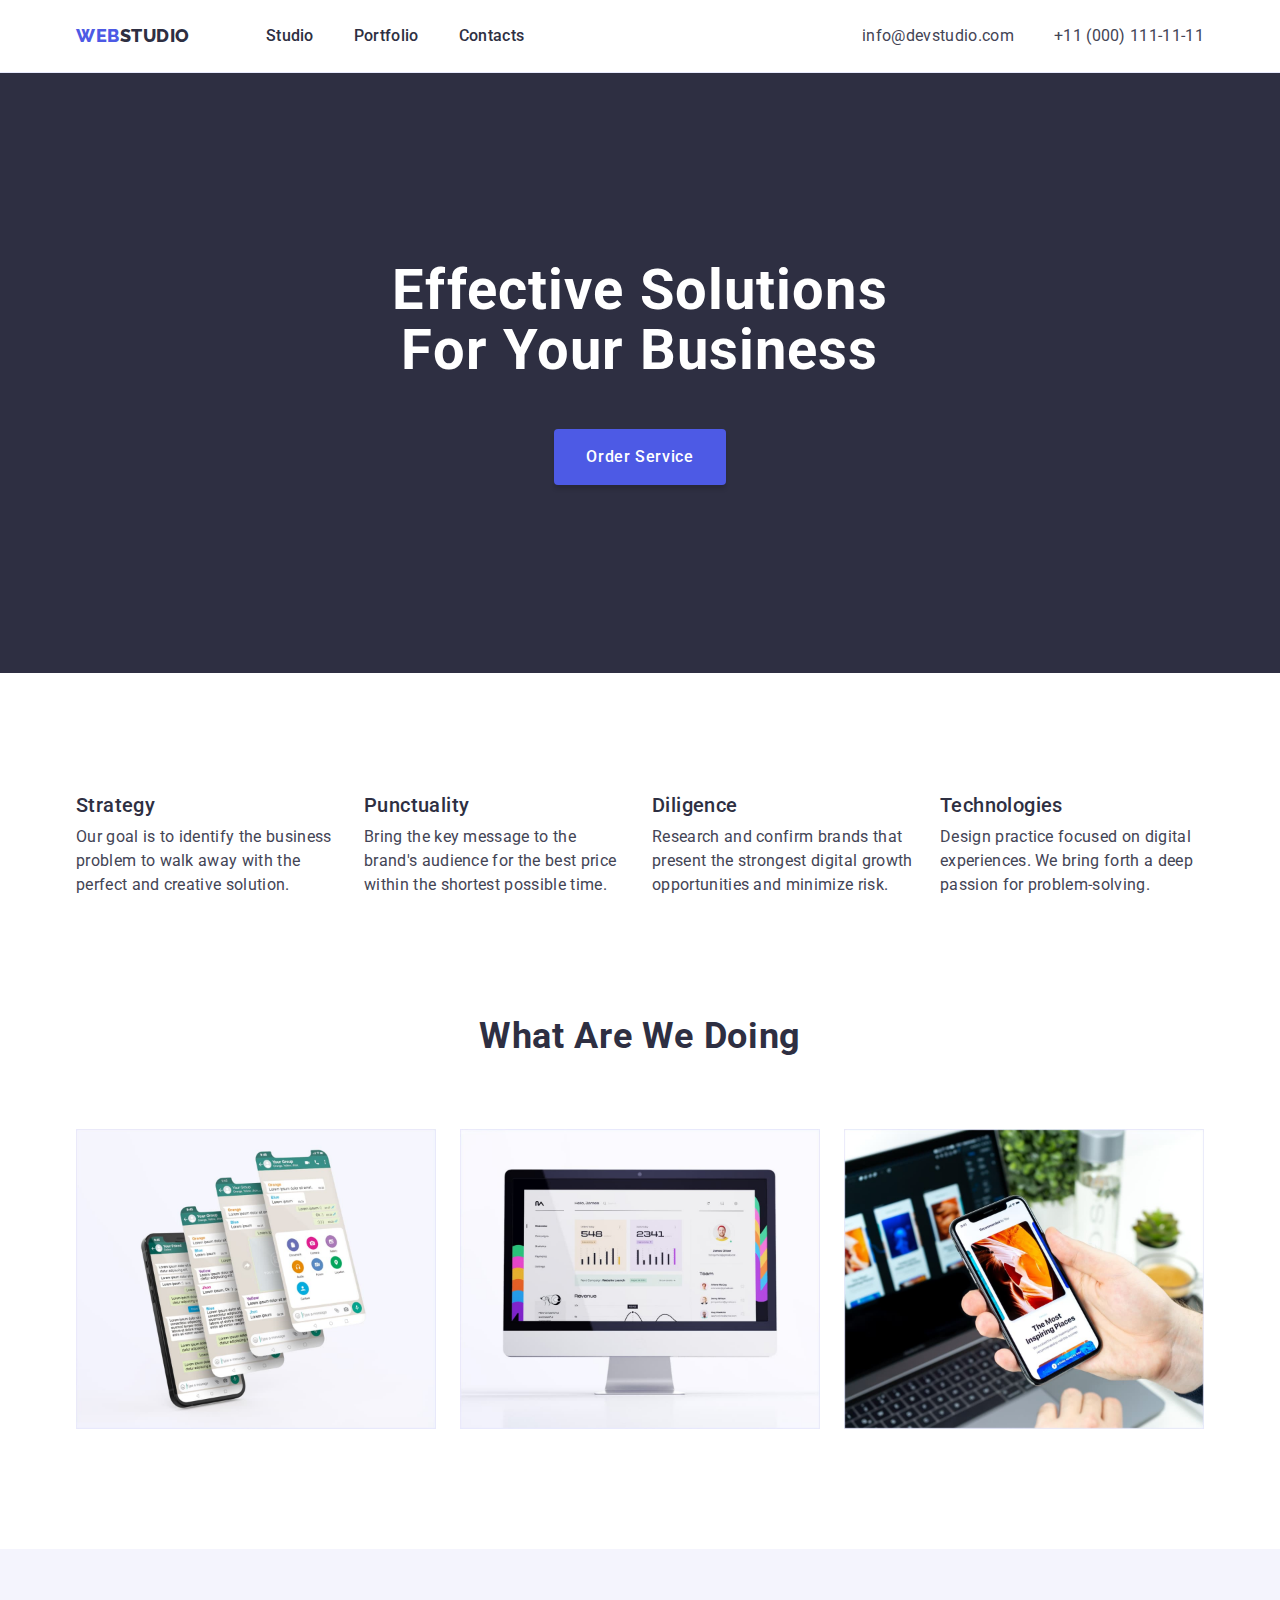
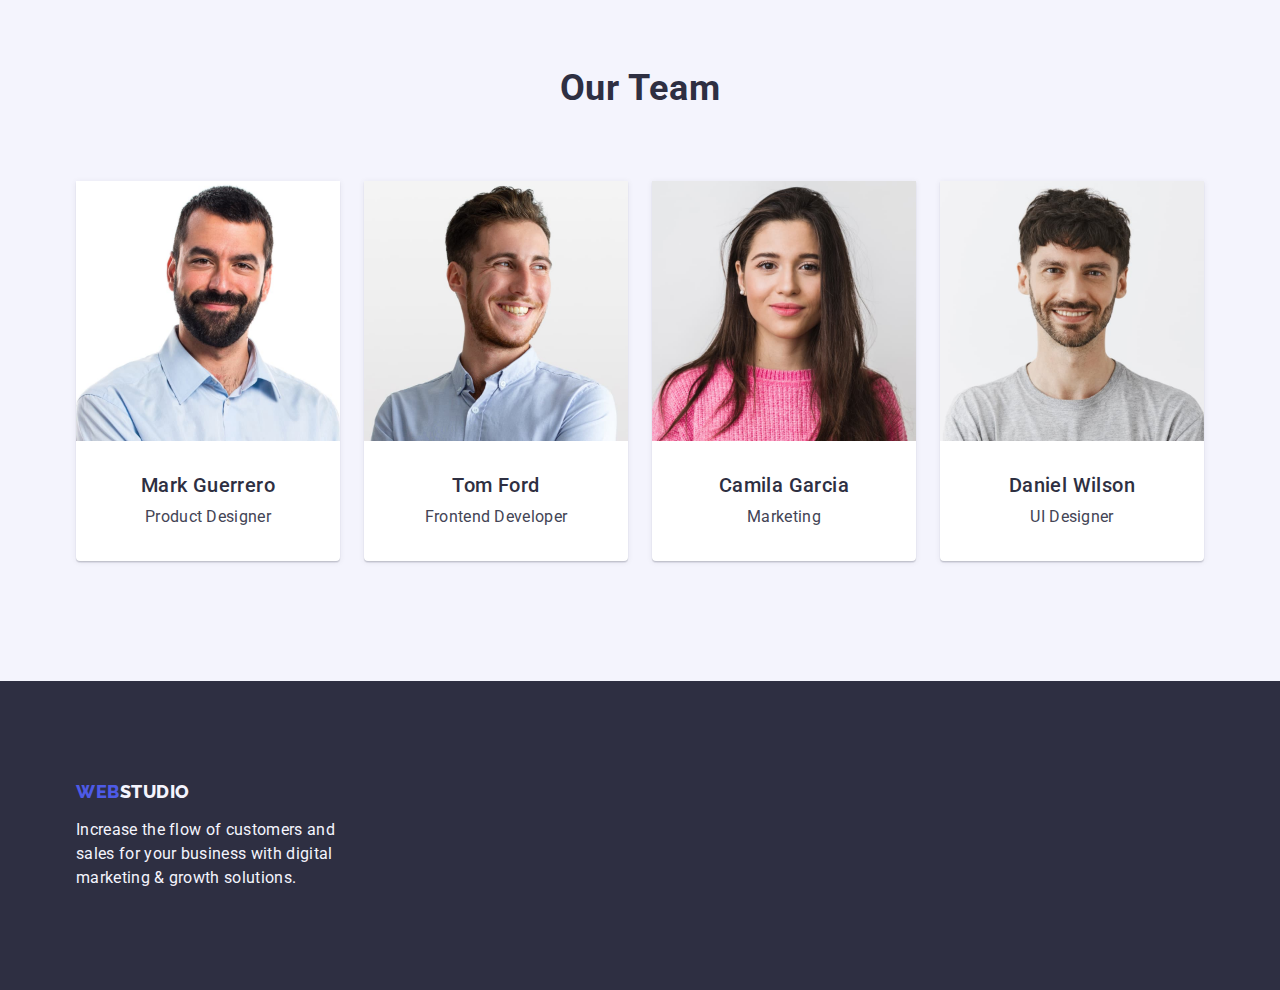
<file: index.html>
<!DOCTYPE html>
<html lang="en">
<head>
    <meta charset="UTF-8">
    <meta http-equiv="X-UA-Compatible" content="IE=edge">
    <meta name="viewport" content="width=device-width, initial-scale=1.0">
    <title>Document</title>
    <link rel="preconnect" href="https://fonts.googleapis.com">
    <link rel="preconnect" href="https://fonts.gstatic.com" crossorigin>
    <link rel="stylesheet" href="https://cdn.jsdelivr.net/npm/modern-normalize@1.1.0/modern-normalize.min.css">
    <link href="https://fonts.googleapis.com/css2?family=Raleway:wght@800&family=Roboto:wght@400;500;700&display=swap" rel="stylesheet">
    <link rel="stylesheet" href="./css/style.css">
</head>
<body>
    <header class="header">
        <div class="container">
            <nav class="nav">
                <a class="link logo" href="./index.html"><span class="accent">Web</span>Studio</a>
                <ul class="site-nav list">
                    <li><a class="link" href="./index.html">Studio</a></li>
                    <li><a class="link" href="./portfolio.html">Portfolio</a></li>
                    <li><a class="link" href="">Contacts</a></li>
                </ul>
            </nav>
            <address class="contacts">
                <ul class="list">
                    <li><a class="link" href="mailto:info@devstudio.com">info@devstudio.com</a></li>
                    <li><a class="link" href="tel:+110001111111">+11 (000) 111-11-11</a></li>
                </ul>
            </address>
        </div>
    </header>
    <main>
        <section class="hero">
            <div class="container">
                <h1 class="title">Effective Solutions for Your Business</h1>
                <button class="btn" type="button">Order Service</button>
            </div>
        </section>
        <section class="about">
            <div class="container">
                <h2 class="visually-hidden">About the company</h2>
                <ul class="list">
                    <li class="item">
                        <h3 class="subtitle">Strategy</h3>
                        <p class="text">Our goal is to identify the business problem to walk away with the perfect and creative solution. </p>
                    </li>
                    <li class="item">
                        <h3 class="subtitle">Punctuality</h3>
                        <p class="text">Bring the key message to the brand's audience for the best price within the shortest possible time.</p>
                    </li>
                    <li class="item">
                        <h3 class="subtitle">Diligence</h3>
                        <p class="text">Research and confirm brands that present the strongest digital growth opportunities and minimize risk.</p>
                    </li>
                    <li class="item">
                        <h3 class="subtitle">Technologies</h3>
                        <p class="text">Design practice focused on digital experiences. We bring forth a deep passion for problem-solving.</p>
                    </li>
                </ul>
            </div>
        </section>
        <section class="work">
            <div class="container">
                <h2 class="title">What are we doing</h2>
                <ul class="list">
                    <li class="item"><img src="./images/studio/img2.jpg" alt="app" width="360" height="300"></li>
                    <li class="item"><img src="./images/studio/img1.jpg" alt="site" width="360" height="300"></li>
                    <li class="item"><img src="./images/studio/img3.jpg" alt="Design" width="360" height="300"></li>
                </ul>
            </div>
        </section>
        <section class="team">
            <div class="container">
                <h2 class="title">Our Team</h2>
                <ul class="list">
                    <li class="team-item">
                        <img src="./images/studio/mark.jpg" alt="foto" width="264" height="260">
                        <div class="desc">
                            <h3 class="subtitle">Mark Guerrero</h3>
                            <p class="text">Product Designer</p>
                        </div>
                    </li>
                    <li class="team-item">
                        <img src="./images/studio/tom.jpg" alt="foto" width="264" height="260">
                        <div class="desc">
                            <h3 class="subtitle">Tom Ford</h3>
                            <p class="text">Frontend Developer</p>
                        </div>
                    </li>
                    <li class="team-item">
                        <img src="./images/studio/camila.jpg" alt="foto" width="264" height="260">
                        <div class="desc">
                            <h3 class="subtitle">Camila Garcia</h3>
                            <p class="text">Marketing</p>
                        </div>
                    </li>
                    <li class="team-item">
                        <img src="./images/studio/daniel.jpg" alt="foto" width="264" height="260">
                        <div class="desc">
                            <h3 class="subtitle">Daniel Wilson</h3>
                            <p class="text">UI Designer</p>
                        </div>
                    </li>
                </ul>
            </div>
        </section>
    </main>
    <footer class="footer">
        <div class="container">
            <a class="link logo" href="./index.html"><span class="accent">Web</span>Studio</a>
            <p class="text">Increase the flow of customers and sales for your business with digital marketing & growth solutions.</p>
        </div>
    </footer>
</body>
</html>
</file>
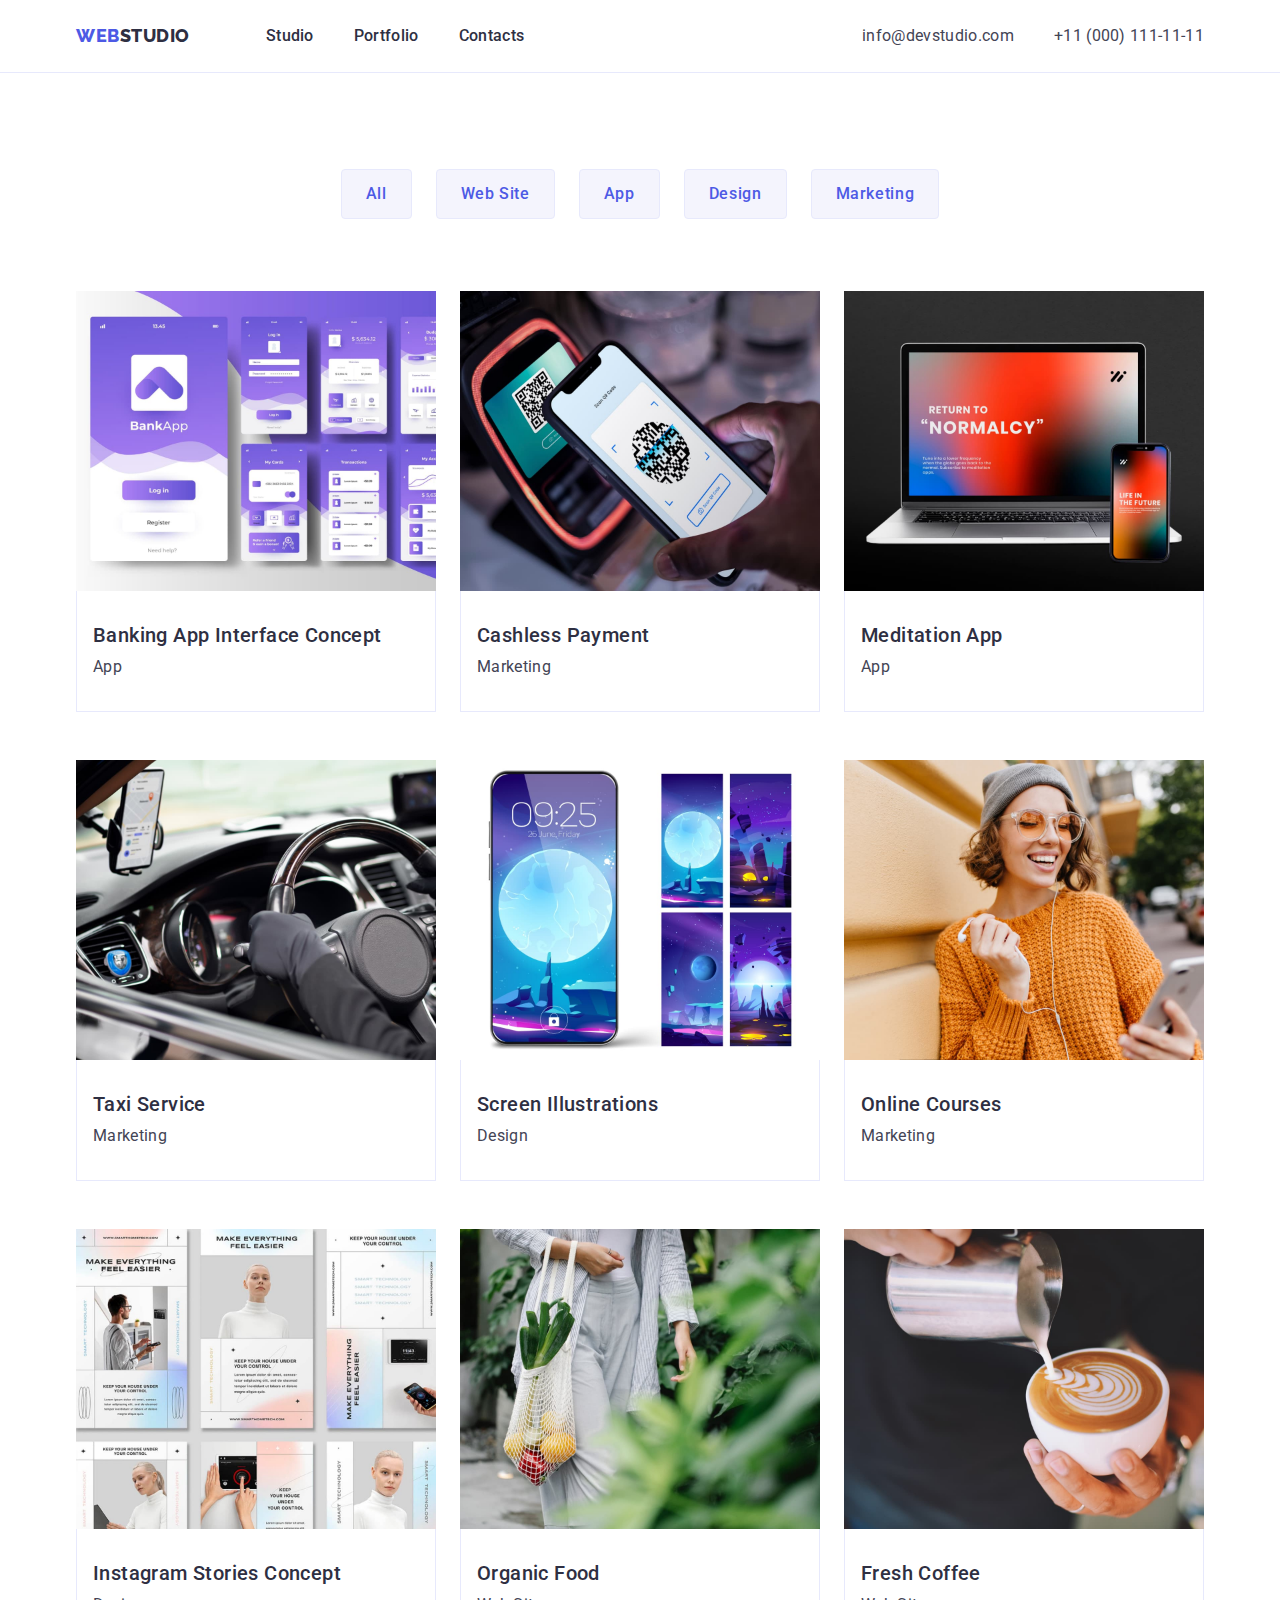
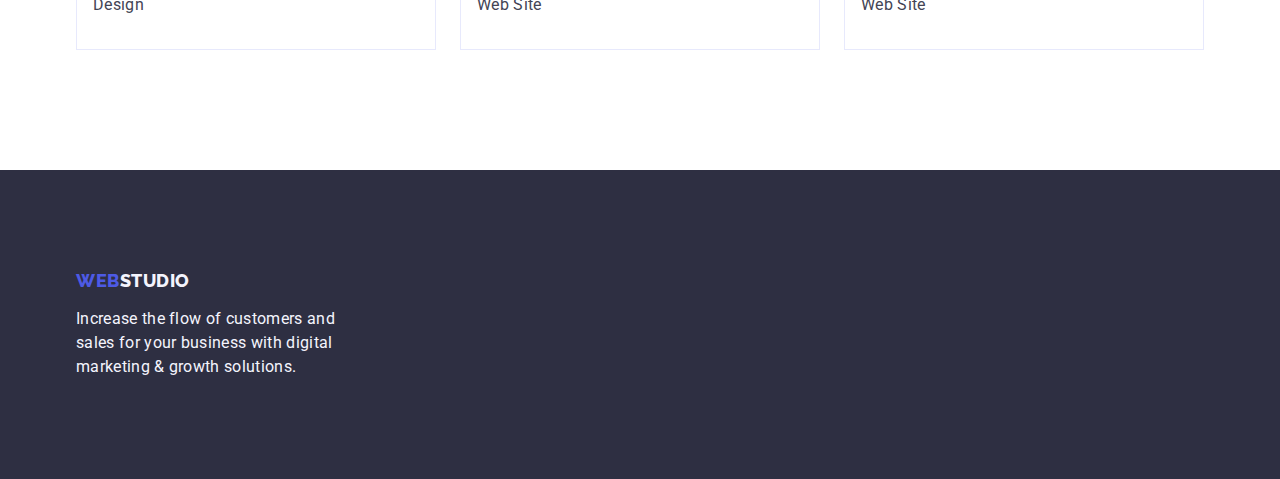
<file: portfolio.html>
<!DOCTYPE html>
<html lang="en">
<head>
    <meta charset="UTF-8">
    <meta http-equiv="X-UA-Compatible" content="IE=edge">
    <meta name="viewport" content="width=device-width, initial-scale=1.0">
    <title>Document</title>
    <link rel="preconnect" href="https://fonts.googleapis.com">
    <link rel="preconnect" href="https://fonts.gstatic.com" crossorigin>
    <link rel="stylesheet" href="https://cdn.jsdelivr.net/npm/modern-normalize@1.1.0/modern-normalize.min.css">
    <link href="https://fonts.googleapis.com/css2?family=Raleway:wght@800&family=Roboto:wght@400;500;700&display=swap" rel="stylesheet">
    <link rel="stylesheet" href="./css/style.css">
</head>
<body>
    <header class="header">
        <div class="container">
            <nav class="nav">
                <a class="link logo" href="./index.html"><span class="accent">Web</span>Studio</a>
                <ul class="site-nav list">
                    <li><a class="link" href="./index.html">Studio</a></li>
                    <li><a class="link" href="./portfolio.html">Portfolio</a></li>
                    <li><a class="link" href="">Contacts</a></li>
                </ul>
            </nav>
            <address class="contacts">
                <ul class="list">
                    <li><a class="link" href="mailto:info@devstudio.com">info@devstudio.com</a></li>
                    <li><a class="link" href="tel:+110001111111">+11 (000) 111-11-11</a></li>
                </ul>
            </address>
        </div>
    </header>
    <main>
        <section class="portfolio">
            <div class="container">
                <h1 class="visually-hidden">Our work</h1>
                <ul class="list filter">
                    <li><button class="btn" type="button">All</button></li>
                    <li><button class="btn" type="button">Web Site</button></li>
                    <li><button class="btn" type="button">App</button></li>
                    <li><button class="btn" type="button">Design</button></li>
                    <li><button class="btn" type="button">Marketing</button></li>
                </ul>
                <ul class="work-card list">
                    <li class="card">
                        <a class="link" href="">
                            <img class="img" src="./images/portfolio/img-8.jpg" alt="product" width="360" height="300">
                            <div class="desc">
                                <h2 class="subtitle">Banking App Interface Concept</h2>
                                <p class="text">App</p>
                            </div>
                        </a>
                    </li>
                    <li class="card">
                        <a class="link" href="">
                            <img class="img" src="./images/portfolio/img-7.jpg" alt="product" width="360" height="300">
                            <div class="desc">
                                <h2 class="subtitle">Cashless Payment</h2>
                                <p class="text">Marketing</p>
                            </div>
                        </a>
                    </li>
                    <li class="card">
                        <a class="link" href="">
                            <img class="img" src="./images/portfolio/img-6.jpg" alt="product" width="360" height="300">
                            <div class="desc">
                                <h2 class="subtitle">Meditation App</h2>
                                <p class="text">App</p>
                            </div>
                        </a>
                    </li>
                    <li class="card">
                        <a class="link" href="">
                            <img class="img" src="./images/portfolio/img-5.jpg" alt="product" width="360" height="300">
                            <div class="desc">
                                <h2 class="subtitle">Taxi Service</h2>
                                <p class="text">Marketing</p>
                            </div>
                        </a>
                    </li>
                    <li class="card">
                        <a class="link" href="">
                            <img class="img" src="./images/portfolio/img-4.jpg" alt="product" width="360" height="300">
                            <div class="desc">
                                <h2 class="subtitle">Screen Illustrations</h2>
                                <p class="text">Design</p>
                            </div>
                        </a>
                    </li>
                    <li class="card">
                        <a class="link" href="">
                            <img class="img" src="./images/portfolio/img-3.jpg" alt="product" width="360" height="300">
                            <div class="desc">
                                <h2 class="subtitle">Online Courses</h2>
                                <p class="text">Marketing</p>
                            </div>
                        </a>
                    </li>
                    <li class="card">
                        <a class="link" href="">
                            <img class="img" src="./images/portfolio/img-2.jpg" alt="product" width="360" height="300">
                            <div class="desc">
                                <h2 class="subtitle">Instagram Stories Concept</h2>
                                <p class="text">Design</p>
                            </div>
                        </a>
                    </li>
                    <li class="card">
                        <a class="link" href="">
                            <img class="img" src="./images/portfolio/img-1.jpg" alt="product" width="360" height="300">
                            <div class="desc">
                                <h2 class="subtitle">Organic Food</h2>
                                <p class="text">Web Site</p>
                            </div>
                        </a>
                    </li>
                    <li class="card">
                        <a class="link" href="">
                            <img class="img" src="./images/portfolio/img.jpg" alt="product" width="360" height="300">
                            <div class="desc">
                                <h2 class="subtitle">Fresh Coffee</h2>
                                <p class="text">Web Site</p>
                            </div>
                        </a>
                    </li>
                </ul>
            </div>
        </section>
    </main>
    <footer class="footer">
        <div class="container">
            <a class="link logo" href="./index.html"><span class="accent">Web</span>Studio</a>
            <p class="text">Increase the flow of customers and sales for your business with digital marketing & growth solutions.</p>
        </div>
    </footer>
</body>
</html>
</file>
<file: css/style.css>
:root {
  --header-nav-color: #2E2F42;
  --main-text-color: #434455;
  --title-color: #2E2F42;
  --brand-color: #4D5AE5;
  --active-element-color: #404BBF;
  --accent-color: #E7E9FC;
  --main-bg: #ffffff;
  --light-bg: #F4F4FD;
  --dark-bg: #2E2F42;
  --dark-bg-title-color: #ffffff;
  --dark-bg-element-color: #F4F4FD;

  /* --outline: 2px solid red; */
}

body {
  font: 400 16px/1.5 'Roboto', sans-serif;
  letter-spacing: 0.02em;
  color: var(--main-text-color);
  background-color: var(--main-bg);
}

/*
  ******************************
   —————————— DEFAULT ——————————
  ******************************
*/
h1,
h2,
h3,
h4,
p,
ul {
  margin: 0;
  padding: 0;
}

img {
  display: block;
}

.btn {
  font-family: inherit;
  font-weight: 500;
  font-size: 16px;
  line-height: 1.5;
  letter-spacing: 0.04em;
  border: none;
  cursor: pointer;
}

.link {
  text-decoration: none;
  color: currentColor;
}

.list {
  list-style: none;
}

.title {
  font-weight: 700;
  font-size: 36px;
  line-height: 1.11;
  letter-spacing: 0.02em;
  text-align: center;
  text-transform: capitalize;
}

.subtitle {
  font-weight: 500;
  font-size: 20px;
  line-height: 1.2;
  letter-spacing: 0.02em;
}

.title,
.subtitle {
  color: var(--title-color);
}

.visually-hidden {
  position: absolute;
  width: 1px;
  height: 1px;
  margin: -1px;
  border: 0;
  padding: 0;
  white-space: nowrap;
  clip-path: inset(100%);
  clip: rect(0 0 0 0);
  overflow: hidden;
}

.container {
  max-width: 1158px;
  margin-inline: auto;
  padding-inline: 15px;
  /* outline: var(--outline); */
}

/*
  ******************************
   —————————— HEADER ——————————
  ******************************
*/

.header {
  border-bottom: 1px solid var(--accent-color);
}

.header .container {
  display: flex;
  justify-content: space-between;
}

.logo {
  font: 800 18px/1.17 'Raleway', sans-serif;
  letter-spacing: 0.03em;
  text-transform: uppercase;
}

.logo .accent {
  color: var(--brand-color);
}


.nav {
  display: flex;
  align-items: center;
  gap: 76px;
  font-weight: 500;
  color: var(--header-nav-color);
}

.header .list {
  display: flex;
  gap: 40px;
}

.contacts {
  font-style: normal;
}

:where(.site-nav, .contacts) .link {
  display: inline-block;
  padding: 24px 0;
}

:where(.site-nav, .contacts) .link:is(:hover, :focus) {
  color: var(--active-element-color);
}

/*
  ******************************
   —————————— MAIN ——————————
  ******************************
*/

/*
  ******************************
   —————————— HERO ——————————
  ******************************
*/

.hero {
  padding: 188px 0;
  text-align: center;
  background-color: var(--dark-bg);
}

.hero .title {
  max-width: 496px;
  margin-inline: auto;
  margin-bottom: 48px;
  font-size: 56px;
  line-height: 1.07;
  color: var(--dark-bg-title-color);
}

.hero .btn {
  padding: 16px 32px;
  min-width: 169px;
  text-transform: capitalize;
  color: var(--dark-bg-title-color);
  background-color: var(--brand-color);
  box-shadow: 0px 4px 4px rgba(0, 0, 0, 0.15);
  border-radius: 4px;

}

.hero .btn:is(:hover, :focus) {
  background-color: var(--active-element-color);
}

/*
  ******************************
   —————————— ABOUT ——————————
  ******************************
*/
.about {
  padding: 120px 0;
}

:where(.about, .work, .team) .list {
  display: flex;
  gap: 24px;
}

.about .item {
  flex-basis: calc((100% - 24px * 3) / 4);
}

.about .subtitle {
  margin-bottom: 8px;
}

/*
  ******************************
   —————————— WORK ——————————
  ******************************
*/
.work {
  padding-bottom: 120px;
}

.work .title {
  margin-bottom: 72px;
  text-align: center;
}

/*
  ******************************
   —————————— TEAM ——————————
  ******************************
*/

.team {
  padding: 120px 0;
  background-color: var(--light-bg);
}

.team .title {
  margin-bottom: 72px;
}

.team-item {
  background-color: var(--main-bg);
  box-shadow: 0px 1px 6px rgba(46, 47, 66, 0.08), 0px 1px 1px rgba(46, 47, 66, 0.16), 0px 2px 1px rgba(46, 47, 66, 0.08);
  border-radius: 0px 0px 4px 4px;
}

.team-item .desc {
  padding: 32px 16px;
  text-align: center;
}

.team-item .subtitle {
  margin-bottom: 8px;
}

/*
  ******************************
   —————————— FOOTER ——————————
  ******************************
*/

.footer {
  padding: 100px 0;
  color: var(--dark-bg-element-color);
  background-color: var(--dark-bg);
}

.footer .logo {
  margin-bottom: 16px;
  display: inline-block;
}

.footer .text {
  max-width: 264px;
}

/*
  ******************************
  ————————— PORTFOLIO —————————
  ******************************
*/
.portfolio {
  padding: 96px 0 120px;
}

.filter {
  margin-bottom: 72px;
  display: flex;
  justify-content: center;
  gap: 24px;
}

.filter .btn {
  padding: 12px 24px;
  color: var(--brand-color);
  background-color: var(--light-bg);
  border: 1px solid var(--accent-color);
  border-radius: 4px;
}

.filter .btn:is(:hover, :focus) {
  color: var(--dark-bg-title-color);
  background-color: var(--active-element-color);
  border-color: transparent;
}

.work-card {
  display: flex;
  flex-wrap: wrap;
  gap: 48px 24px;
}

.work-card .desc {
  padding: 32px 16px;
  border-bottom: 1px solid var(--accent-color);
  border-left: 1px solid var(--accent-color);
  border-right: 1px solid var(--accent-color);
}

.work-card .subtitle {
  margin-bottom: 8px;
}
</file>
